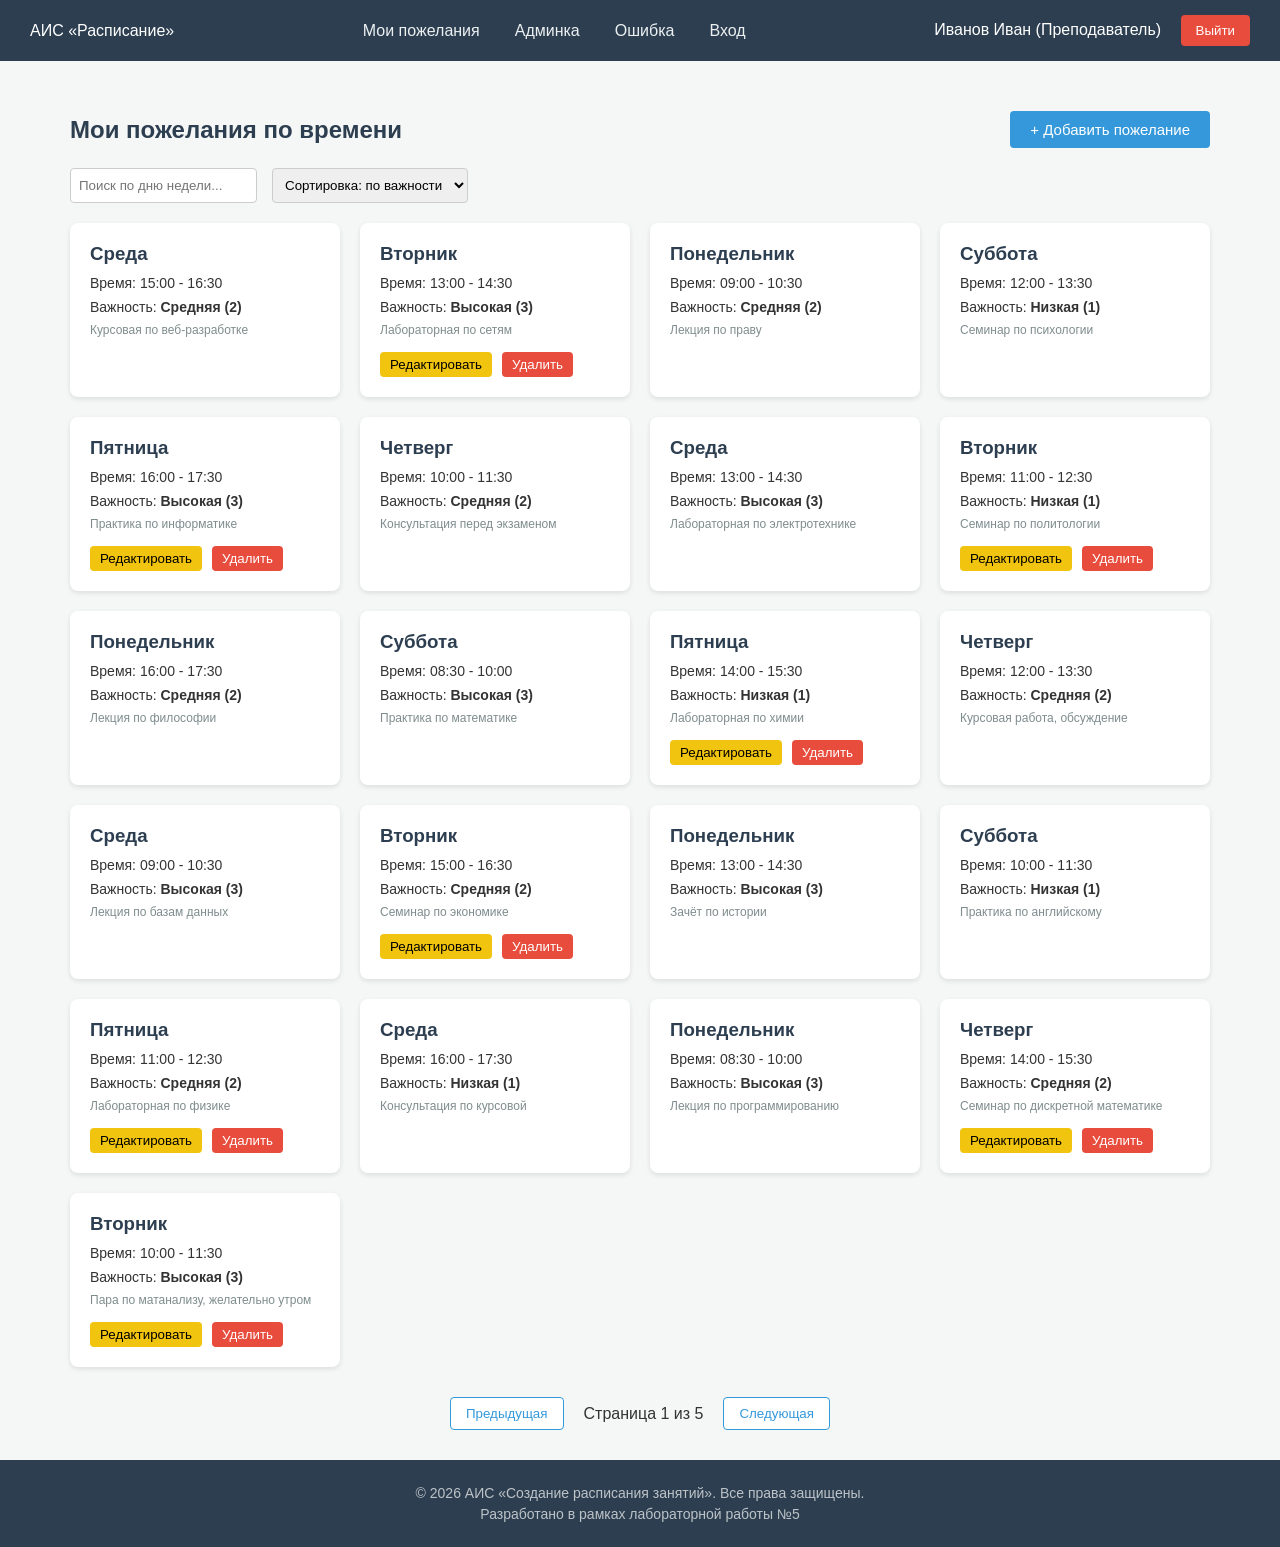
<file: Laba_6/index.html>
<!DOCTYPE html>
<html lang="ru">
<head>
    <meta charset="UTF-8">
    <meta name="viewport" content="width=device-width, initial-scale=1.0">
    <title>АИС «Создание расписания занятий»</title>
    <link rel="stylesheet" href="styles.css">
</head>
<body>

    <header class="main-header">
        <div class="logo">АИС «Расписание»</div>
        <nav class="main-nav">
   
            <a href="#screen-prefs" class="nav-btn">Мои пожелания</a>
            <a href="#screen-admin" class="nav-btn">Админка</a>
            <a href="#screen-error" class="nav-btn">Ошибка</a>
            <a href="#screen-auth" class="nav-btn">Вход</a>
        </nav>

        <div class="user-profile" id="user-profile"></div>
    </header>

    <main class="container">
        
        <section class="screen" id="screen-prefs">
            <div class="screen-header">
                <h1>Мои пожелания по времени</h1>
                <a href="#screen-modal" class="btn-primary" style="text-decoration:none; display:inline-block;">+ Добавить пожелание</a>
            </div>
            
   
            <div class="filters">
                <input type="text" placeholder="Поиск по дню недели...">
                <select>
                    <option>Сортировка: по важности</option>
                    <option>Сортировка: по времени</option>
                </select>
            </div>


            <div class="cards-grid" id="cards-container"></div>

            <div class="pagination">
                <button class="btn-page">Предыдущая</button>
                <span>Страница 1 из 5</span>
                <button class="btn-page">Следующая</button>
            </div>
        </section>

        <section class="screen" id="screen-modal">
            <div class="modal">
                <h2>Добавить пожелание</h2>
                <form>
                    <label>День недели:
                        <select>
                            <option>Понедельник</option>
                            <option>Вторник</option>
                            <option>Среда</option>
                            <option>Четверг</option>
                            <option>Пятница</option>
                            <option>Суббота</option>
                        </select>
                    </label>
                    <label>Время начала:
                        <input type="time">
                    </label>
                    <label>Время окончания:
                        <input type="time">
                    </label>
                    <label>Степень важности:
                        <select>
                            <option>1 - Низкая</option>
                            <option>2 - Средняя</option>
                            <option>3 - Высокая</option>
                        </select>
                    </label>
                    <div class="modal-actions">

                        <a href="#screen-prefs" class="btn-primary" style="text-decoration:none; display:inline-block; text-align:center;">Сохранить</a>
                        <a href="#screen-prefs" class="btn-secondary" style="text-decoration:none; display:inline-block; text-align:center;">Отмена</a>
                    </div>
                </form>
            </div>
        </section>

        <section class="screen" id="screen-admin">
            <div class="screen-header">
                <h1>Управление пользователями</h1>
                <button class="btn-primary">+ Добавить пользователя</button>
            </div>
            <table class="admin-table">
                <thead>
                    <tr>
                        <th>ФИО</th>
                        <th>Роль</th>
                        <th>Логин</th>
                        <th>Действия</th>
                    </tr>
                </thead>
                <tbody>
                    <tr>
                        <td>Иванов Иван</td>
                        <td>Преподаватель</td>
                        <td>ivanov</td>
                        <td><button class="btn-delete">Удалить</button></td>
                    </tr>
                    <tr>
                        <td>Петров Петр</td>
                        <td>Менеджер</td>
                        <td>petrov</td>
                        <td><button class="btn-delete">Удалить</button></td>
                    </tr>
                </tbody>
            </table>
        </section>

        <section class="screen" id="screen-error">
            <div class="error-box">
                <h2>Ошибка!</h2>
                <p>Невозможно создать расписание. Проверьте входные данные или пожелания преподавателей.</p>
                <a href="#screen-prefs" class="btn-primary" style="text-decoration:none; display:inline-block;">Вернуться назад</a>
            </div>
        </section>

        <section class="screen" id="screen-auth">
            <div class="modal" style="margin: 0 auto;">
                <h2>Вход в систему</h2>
                <form>
                    <label>Логин:
                        <input type="text" placeholder="Введите логин">
                    </label>
                    <label>Пароль:
                        <input type="password" placeholder="Введите пароль">
                    </label>
                    <div class="modal-actions">
                        <a href="#screen-prefs" class="btn-primary" style="text-decoration:none; display:inline-block; text-align:center;">Войти</a>
                    </div>
                </form>
            </div>
        </section>

    </main>

    <footer class="main-footer">
        <p>© 2026 АИС «Создание расписания занятий». Все права защищены.</p>
        <p>Разработано в рамках лабораторной работы №5</p>
    </footer>

    <script src="model.js"></script>
    <script src="view.js"></script>
    <script src="controller.js"></script>
</body>
</html>
</file>
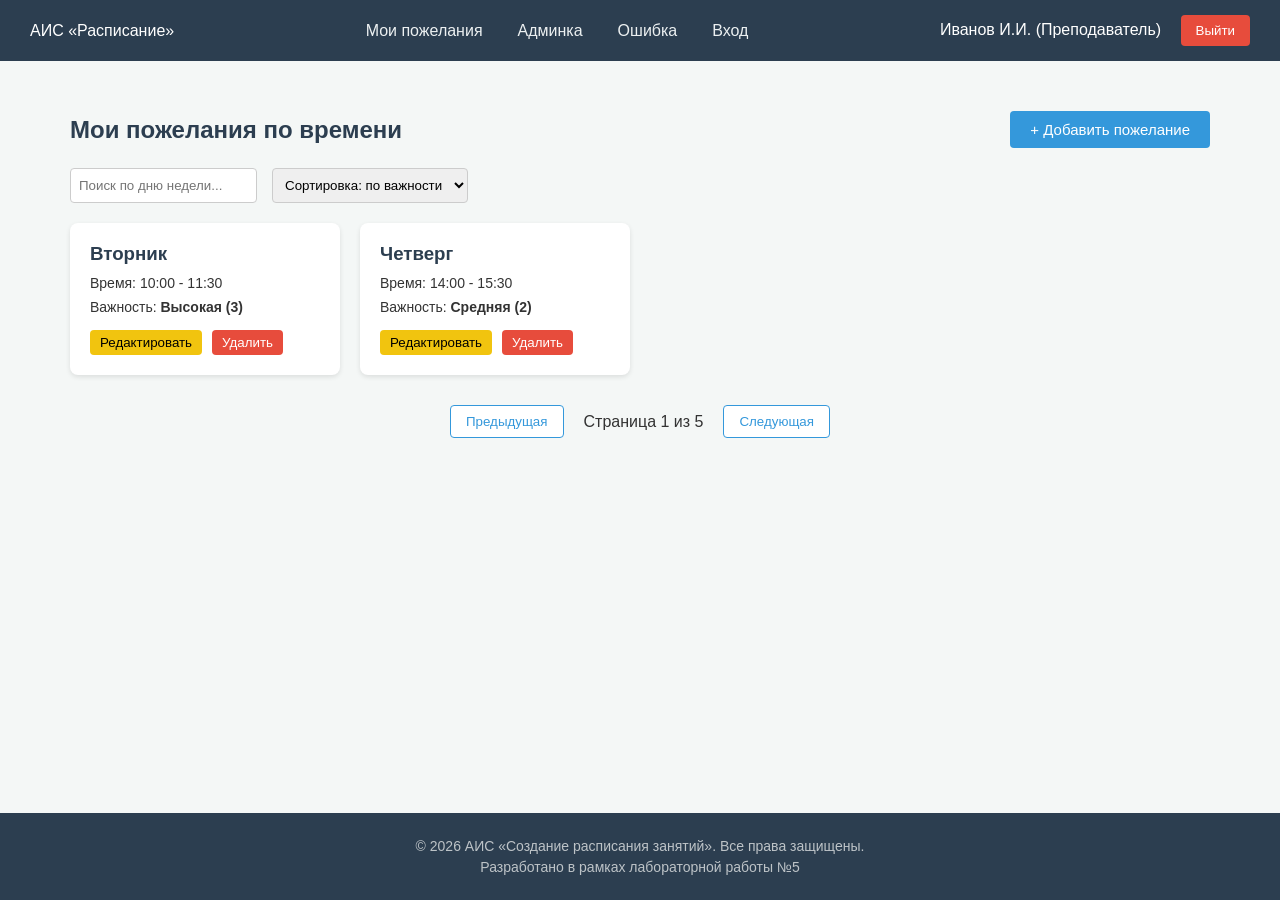
<file: Project5/index.html>
<!DOCTYPE html>
<html lang="ru">
<head>
    <meta charset="UTF-8">
    <meta name="viewport" content="width=device-width, initial-scale=1.0">
    <title>АИС «Создание расписания занятий»</title>
    <link rel="stylesheet" href="styles.css">
</head>
<body>

    <!-- ШАПКА -->
    <header class="main-header">
        <div class="logo">АИС «Расписание»</div>
        <nav class="main-nav">
            <!-- Кнопки-ссылки для демонстрации разных экранов (SPA) -->
            <a href="#screen-prefs" class="nav-btn">Мои пожелания</a>
            <a href="#screen-admin" class="nav-btn">Админка</a>
            <a href="#screen-error" class="nav-btn">Ошибка</a>
            <a href="#screen-auth" class="nav-btn">Вход</a>
        </nav>
        <div class="user-profile">
            <span>Иванов И.И. (Преподаватель)</span>
            <button class="btn-logout">Выйти</button>
        </div>
    </header>

    <!-- ОСНОВНОЙ КОНТЕНТ -->
    <main class="container">
        
        <!-- ЭКРАН 1: Главная (Список пожеланий) -->
        <section class="screen" id="screen-prefs">
            <div class="screen-header">
                <h1>Мои пожелания по времени</h1>
                <!-- Ссылка на модальное окно добавления -->
                <a href="#screen-modal" class="btn-primary" style="text-decoration:none; display:inline-block;">+ Добавить пожелание</a>
            </div>
            
            <!-- Фильтры и сортировка -->
            <div class="filters">
                <input type="text" placeholder="Поиск по дню недели...">
                <select>
                    <option>Сортировка: по важности</option>
                    <option>Сортировка: по времени</option>
                </select>
            </div>

            <!-- Сетка карточек -->
            <div class="cards-grid">
                <div class="card">
                    <h3>Вторник</h3>
                    <p>Время: 10:00 - 11:30</p>
                    <p>Важность: <strong>Высокая (3)</strong></p>
                    <div class="card-actions">
                        <button class="btn-edit">Редактировать</button>
                        <button class="btn-delete">Удалить</button>
                    </div>
                </div>
                <div class="card">
                    <h3>Четверг</h3>
                    <p>Время: 14:00 - 15:30</p>
                    <p>Важность: <strong>Средняя (2)</strong></p>
                    <div class="card-actions">
                        <button class="btn-edit">Редактировать</button>
                        <button class="btn-delete">Удалить</button>
                    </div>
                </div>
            </div>
            
            <!-- Пагинация -->
            <div class="pagination">
                <button class="btn-page">Предыдущая</button>
                <span>Страница 1 из 5</span>
                <button class="btn-page">Следующая</button>
            </div>
        </section>

        <!-- ЭКРАН 2: Модальное окно добавления -->
        <section class="screen" id="screen-modal">
            <div class="modal">
                <h2>Добавить пожелание</h2>
                <form>
                    <label>День недели:
                        <select>
                            <option>Понедельник</option>
                            <option>Вторник</option>
                            <option>Среда</option>
                            <option>Четверг</option>
                            <option>Пятница</option>
                            <option>Суббота</option>
                        </select>
                    </label>
                    <label>Время начала:
                        <input type="time">
                    </label>
                    <label>Время окончания:
                        <input type="time">
                    </label>
                    <label>Степень важности:
                        <select>
                            <option>1 - Низкая</option>
                            <option>2 - Средняя</option>
                            <option>3 - Высокая</option>
                        </select>
                    </label>
                    <div class="modal-actions">
                        <!-- Возврат на главную -->
                        <a href="#screen-prefs" class="btn-primary" style="text-decoration:none; display:inline-block; text-align:center;">Сохранить</a>
                        <a href="#screen-prefs" class="btn-secondary" style="text-decoration:none; display:inline-block; text-align:center;">Отмена</a>
                    </div>
                </form>
            </div>
        </section>

        <!-- ЭКРАН 3: Админка (Управление пользователями) -->
        <section class="screen" id="screen-admin">
            <div class="screen-header">
                <h1>Управление пользователями</h1>
                <button class="btn-primary">+ Добавить пользователя</button>
            </div>
            <table class="admin-table">
                <thead>
                    <tr>
                        <th>ФИО</th>
                        <th>Роль</th>
                        <th>Логин</th>
                        <th>Действия</th>
                    </tr>
                </thead>
                <tbody>
                    <tr>
                        <td>Иванов Иван</td>
                        <td>Преподаватель</td>
                        <td>ivanov</td>
                        <td><button class="btn-delete">Удалить</button></td>
                    </tr>
                    <tr>
                        <td>Петров Петр</td>
                        <td>Менеджер</td>
                        <td>petrov</td>
                        <td><button class="btn-delete">Удалить</button></td>
                    </tr>
                </tbody>
            </table>
        </section>

        <!-- ЭКРАН 4: Ошибка -->
        <section class="screen" id="screen-error">
            <div class="error-box">
                <h2>Ошибка!</h2>
                <p>Невозможно создать расписание. Проверьте входные данные или пожелания преподавателей.</p>
                <a href="#screen-prefs" class="btn-primary" style="text-decoration:none; display:inline-block;">Вернуться назад</a>
            </div>
        </section>

        <!-- ЭКРАН 5: Авторизация -->
        <section class="screen" id="screen-auth">
            <div class="modal" style="margin: 0 auto;">
                <h2>Вход в систему</h2>
                <form>
                    <label>Логин:
                        <input type="text" placeholder="Введите логин">
                    </label>
                    <label>Пароль:
                        <input type="password" placeholder="Введите пароль">
                    </label>
                    <div class="modal-actions">
                        <a href="#screen-prefs" class="btn-primary" style="text-decoration:none; display:inline-block; text-align:center;">Войти</a>
                    </div>
                </form>
            </div>
        </section>

    </main>

    <!-- ПОДВАЛ -->
    <footer class="main-footer">
        <p>© 2026 АИС «Создание расписания занятий». Все права защищены.</p>
        <p>Разработано в рамках лабораторной работы №5</p>
    </footer>

</body>
</html>
</file>
<file: Laba_6/styles.css>
/* Базовые настройки */
* {
    box-sizing: border-box;
    margin: 0;
    padding: 0;
    font-family: 'Segoe UI', Tahoma, Geneva, Verdana, sans-serif;
}

body {
    background-color: #f4f7f6;
    color: #333;
    display: flex;
    flex-direction: column;
    min-height: 100vh;
}

/* Шапка */
.main-header {
    background-color: #2c3e50;
    color: white;
    display: flex;
    justify-content: space-between;
    align-items: center;
    padding: 15px 30px;
}

.main-nav {
    display: flex;
    gap: 15px;
}

.nav-btn {
    background: none;
    border: none;
    color: #ecf0f1;
    font-size: 16px;
    cursor: pointer;
    padding: 5px 10px;
    transition: 0.3s;
    text-decoration: none;
}

.nav-btn:hover {
    background-color: #34495e;
    border-radius: 4px;
}

.btn-logout {
    background-color: #e74c3c;
    color: white;
    border: none;
    padding: 8px 15px;
    border-radius: 4px;
    cursor: pointer;
    margin-left: 15px;
}

/* Контент */
.container {
    flex: 1;
    padding: 30px;
    max-width: 1200px;
    margin: 0 auto;
    width: 100%;
}

.screen-header {
    display: flex;
    justify-content: space-between;
    align-items: center;
    margin-bottom: 20px;
}

h1 {
    color: #2c3e50;
}

/* Кнопки */
.btn-primary {
    background-color: #3498db;
    color: white;
    border: none;
    padding: 10px 20px;
    border-radius: 4px;
    cursor: pointer;
    font-size: 15px;
}

.btn-primary:hover { background-color: #2980b9; }

.btn-secondary {
    background-color: #95a5a6;
    color: white;
    border: none;
    padding: 10px 20px;
    border-radius: 4px;
    cursor: pointer;
}

.btn-edit { background-color: #f1c40f; border: none; padding: 5px 10px; border-radius: 4px; cursor: pointer; }
.btn-delete { background-color: #e74c3c; color: white; border: none; padding: 5px 10px; border-radius: 4px; cursor: pointer; }

/* Фильтры */
.filters {
    display: flex;
    gap: 15px;
    margin-bottom: 20px;
}

.filters input, .filters select {
    padding: 8px;
    border: 1px solid #ccc;
    border-radius: 4px;
}

/* Карточки */
.cards-grid {
    display: grid;
    grid-template-columns: repeat(auto-fill, minmax(250px, 1fr));
    gap: 20px;
}

.card {
    background: white;
    padding: 20px;
    border-radius: 8px;
    box-shadow: 0 2px 5px rgba(0,0,0,0.1);
}

.card h3 { margin-bottom: 10px; color: #2c3e50; }
.card p { margin-bottom: 8px; font-size: 14px; }

.card-actions {
    margin-top: 15px;
    display: flex;
    gap: 10px;
}

/* Пагинация */
.pagination {
    display: flex;
    justify-content: center;
    align-items: center;
    gap: 20px;
    margin-top: 30px;
}

.btn-page {
    padding: 8px 15px;
    border: 1px solid #3498db;
    background: white;
    color: #3498db;
    border-radius: 4px;
    cursor: pointer;
}

/* Модальное окно */
.modal-screen {
    display: flex;
    justify-content: center;
}

.modal {
    background: white;
    padding: 30px;
    border-radius: 8px;
    box-shadow: 0 4px 15px rgba(0,0,0,0.2);
    width: 400px;
}

.modal h2 { margin-bottom: 20px; }

.modal label {
    display: block;
    margin-bottom: 15px;
    font-weight: bold;
}

.modal input, .modal select {
    width: 100%;
    padding: 8px;
    margin-top: 5px;
    border: 1px solid #ccc;
    border-radius: 4px;
    font-weight: normal;
}

.modal-actions {
    display: flex;
    gap: 10px;
    margin-top: 20px;
}

/* Экран ошибки */
.error-box {
    background: #fde8e8;
    border-left: 5px solid #e74c3c;
    padding: 30px;
    border-radius: 4px;
    text-align: center;
}

.error-box h2 { color: #e74c3c; margin-bottom: 15px; }
.error-box p { margin-bottom: 20px; }

/* Таблица админа */
.admin-table {
    width: 100%;
    border-collapse: collapse;
    background: white;
    box-shadow: 0 2px 5px rgba(0,0,0,0.1);
}

.admin-table th, .admin-table td {
    padding: 12px 15px;
    text-align: left;
    border-bottom: 1px solid #ddd;
}

.admin-table th { background-color: #ecf0f1; font-weight: bold; }

/* Подвал */
.main-footer {
    background-color: #2c3e50;
    color: #bdc3c7;
    text-align: center;
    padding: 20px;
    font-size: 14px;
}

.main-footer p { margin: 5px 0; }


/* ========================================= */
/* --- ЛОГИКА ПЕРЕКЛЮЧЕНИЯ ЭКРАНОВ (SPA) --- */
/* ========================================= */

/* По умолчанию все экраны скрыты */
.screen {
    display: none; 
    margin-top: 20px;
}

/* Показываем экран, на который кликнули (через :target) */
.screen:target {
    display: block;
}

/* Главный экран "Мои пожелания" показываем по умолчанию при загрузке */
#screen-prefs {
    display: block;
}

/* Прячем главный экран, если мы перешли на ЛЮБОЙ ДРУГОЙ экран (не #screen-prefs) */
body:has(.screen:target:not(#screen-prefs)) #screen-prefs {
    display: none;
}

/* Центрируем модалку авторизации */
#screen-auth .modal {
    width: 350px;
    margin-top: 50px;
}
</file>
<file: Project5/styles.css>
* {
    box-sizing: border-box;
    margin: 0;
    padding: 0;
    font-family: 'Segoe UI', Tahoma, Geneva, Verdana, sans-serif;
}

body {
    background-color: #f4f7f6;
    color: #333;
    display: flex;
    flex-direction: column;
    min-height: 100vh;
}

.main-header {
    background-color: #2c3e50;
    color: white;
    display: flex;
    justify-content: space-between;
    align-items: center;
    padding: 15px 30px;
}

.main-nav {
    display: flex;
    gap: 15px;
}

.nav-btn {
    background: none;
    border: none;
    color: #ecf0f1;
    font-size: 16px;
    cursor: pointer;
    padding: 5px 10px;
    transition: 0.3s;
    text-decoration: none;
}

.nav-btn:hover {
    background-color: #34495e;
    border-radius: 4px;
}

.btn-logout {
    background-color: #e74c3c;
    color: white;
    border: none;
    padding: 8px 15px;
    border-radius: 4px;
    cursor: pointer;
    margin-left: 15px;
}

.container {
    flex: 1;
    padding: 30px;
    max-width: 1200px;
    margin: 0 auto;
    width: 100%;
}

.screen-header {
    display: flex;
    justify-content: space-between;
    align-items: center;
    margin-bottom: 20px;
}

h1 {
    color: #2c3e50;
}

.btn-primary {
    background-color: #3498db;
    color: white;
    border: none;
    padding: 10px 20px;
    border-radius: 4px;
    cursor: pointer;
    font-size: 15px;
}

.btn-primary:hover { background-color: #2980b9; }

.btn-secondary {
    background-color: #95a5a6;
    color: white;
    border: none;
    padding: 10px 20px;
    border-radius: 4px;
    cursor: pointer;
}

.btn-edit { background-color: #f1c40f; border: none; padding: 5px 10px; border-radius: 4px; cursor: pointer; }
.btn-delete { background-color: #e74c3c; color: white; border: none; padding: 5px 10px; border-radius: 4px; cursor: pointer; }

.filters {
    display: flex;
    gap: 15px;
    margin-bottom: 20px;
}

.filters input, .filters select {
    padding: 8px;
    border: 1px solid #ccc;
    border-radius: 4px;
}

.cards-grid {
    display: grid;
    grid-template-columns: repeat(auto-fill, minmax(250px, 1fr));
    gap: 20px;
}

.card {
    background: white;
    padding: 20px;
    border-radius: 8px;
    box-shadow: 0 2px 5px rgba(0,0,0,0.1);
}

.card h3 { margin-bottom: 10px; color: #2c3e50; }
.card p { margin-bottom: 8px; font-size: 14px; }

.card-actions {
    margin-top: 15px;
    display: flex;
    gap: 10px;
}

.pagination {
    display: flex;
    justify-content: center;
    align-items: center;
    gap: 20px;
    margin-top: 30px;
}

.btn-page {
    padding: 8px 15px;
    border: 1px solid #3498db;
    background: white;
    color: #3498db;
    border-radius: 4px;
    cursor: pointer;
}

.modal-screen {
    display: flex;
    justify-content: center;
}

.modal {
    background: white;
    padding: 30px;
    border-radius: 8px;
    box-shadow: 0 4px 15px rgba(0,0,0,0.2);
    width: 400px;
}

.modal h2 { margin-bottom: 20px; }

.modal label {
    display: block;
    margin-bottom: 15px;
    font-weight: bold;
}

.modal input, .modal select {
    width: 100%;
    padding: 8px;
    margin-top: 5px;
    border: 1px solid #ccc;
    border-radius: 4px;
    font-weight: normal;
}

.modal-actions {
    display: flex;
    gap: 10px;
    margin-top: 20px;
}

.error-box {
    background: #fde8e8;
    border-left: 5px solid #e74c3c;
    padding: 30px;
    border-radius: 4px;
    text-align: center;
}

.error-box h2 { color: #e74c3c; margin-bottom: 15px; }
.error-box p { margin-bottom: 20px; }

.admin-table {
    width: 100%;
    border-collapse: collapse;
    background: white;
    box-shadow: 0 2px 5px rgba(0,0,0,0.1);
}

.admin-table th, .admin-table td {
    padding: 12px 15px;
    text-align: left;
    border-bottom: 1px solid #ddd;
}

.admin-table th { background-color: #ecf0f1; font-weight: bold; }

.main-footer {
    background-color: #2c3e50;
    color: #bdc3c7;
    text-align: center;
    padding: 20px;
    font-size: 14px;
}

.main-footer p { margin: 5px 0; }

.screen {
    display: none; 
    margin-top: 20px;
}

.screen:target {
    display: block;
}

#screen-prefs {
    display: block;
}

body:has(.screen:target:not(#screen-prefs)) #screen-prefs {
    display: none;
}

#screen-auth .modal {
    width: 350px;
    margin-top: 50px;
}
</file>
